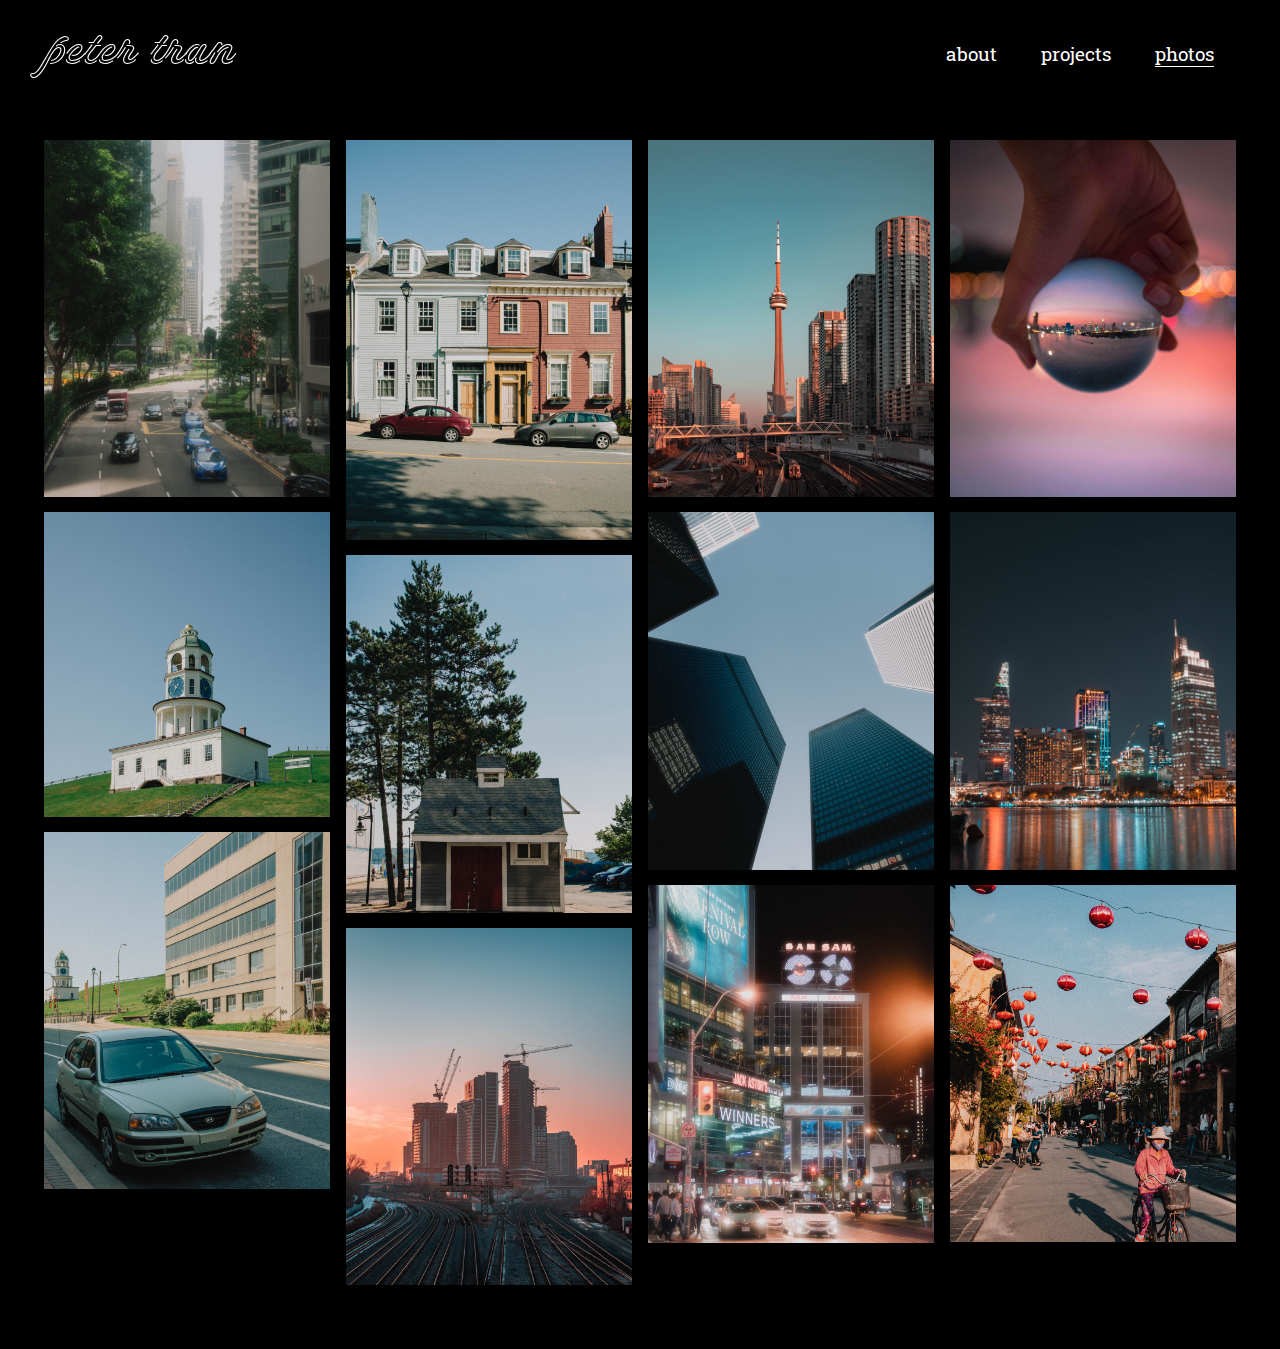
<file: photos.html>
<!DOCTYPE html>
<html lang="en">
  <head>
    <meta charset="utf-8" />
    <meta name="viewport" content="width=device-width,initial-scale=1" />

    <title>peter tran</title>

    <link rel="icon" type="image/png" href="./favicon.ico?" />
    <link rel="stylesheet" href="./main.css" />
    <link rel="stylesheet" href="./photos-style.css" />
  </head>

  <body>
    <section class="navigation">
      <a href="https://ptktran.github.io/"><div class="logo-container">
        <h2 class="logo">peter tran</h2>
      </div></a>
      <div id="links">
        <a href="index.html">about</a>
        <a href="projects.html">projects</a>
        <a href="photos.html">photos</a>
      </div>
    </section>

    <main>
      <div class="gallery-row">
        <div class="col">
            <img src="./photos/p1.jpg">
            <img src="./photos/p2.jpg">
            <img src="./photos/p3.jpg">
        </div>
        <div class="col">
            <img src="./photos/p4.jpg">
            <img src="./photos/p5.jpg">
            <img src="./photos/p6.jpg">
        </div>
        <div class="col">
            <img src="./photos/p7.jpg">
            <img src="./photos/p8.jpg">
            <img src="./photos/p9.jpg">
        </div>
        <div class="col">
            <img src="./photos/p10.jpg">            
            <img src="./photos/p11.jpg">
            <img src="./photos/p12.jpg">
        </div>
      </div>
    </main>
    
  </body>
</html>
</file>
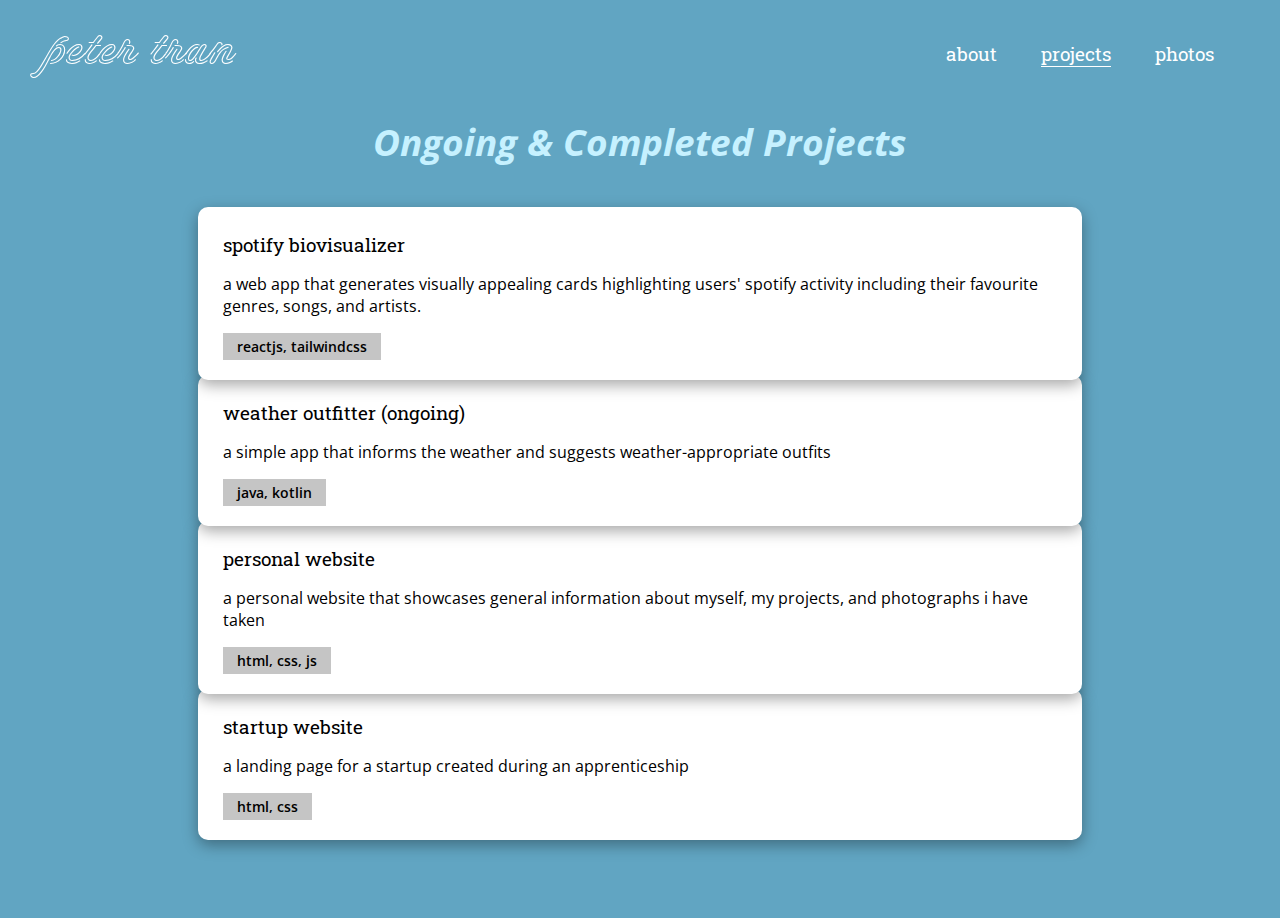
<file: projects.html>
<!DOCTYPE html>
<html lang="en">
  <head>
    <meta charset="utf-8" />
    <meta name="viewport" content="width=device-width,initial-scale=1" />

    <title>peter tran</title>

    <link rel="icon" type="image/png" href="./favicon.ico?" />
    <link rel="stylesheet" href="./main.css" />
    <link rel="stylesheet" href="./projects-style.css" />
  </head>

  <body>
    <section class="navigation">
      <a href="https://ptktran.github.io/"
        ><div class="logo-container">
          <h2 class="logo">peter tran</h2>
        </div></a
      >
      <div id="links">
        <a href="index.html">about</a>
        <a href="projects.html">projects</a>
        <a href="photos.html">photos</a>
      </div>
    </section>

    <main>
      <h2 id="title">Ongoing & Completed Projects</h2>
      <div class="project-card-container">
          <div class="project-card spotifyvisualizer">
            <a href="https://github.com/ptktran/spotify-user-visualizer" target="_blank">spotify biovisualizer</a>
            <p>
              a web app that generates visually appealing cards highlighting
              users' spotify activity including their favourite genres, songs,
              and artists.
            </p>
            <div class="language">reactjs, tailwindcss</div>
          </div>

          <div class="project-card weatheroutfitter">
            <a href="https://github.com/ptktran/weather-outfitter" target="_blank">weather outfitter (ongoing)</a>
            <p>
              a simple app that informs the weather and suggests
              weather-appropriate outfits
            </p>
            <div class="language">java, kotlin</div>
          </div>

          <div class="project-card personalweb">
            <a href="https://github.com/ptktran/ptktran.github.io" target="_blank">personal website</a>
            <p>
              a personal website that showcases general information about
              myself, my projects, and photographs i have taken
            </p>
            <div class="language">html, css, js</div>
          </div>

        <div class="project-card startupweb">
          <a>startup website</a>
          <p>a landing page for a startup created during an apprenticeship</p>
          <div class="language">html, css</div>
        </div>
      </div>
    </main>
  </body>
</html>
</file>
<file: main.css>
@import url('https://fonts.googleapis.com/css2?family=Neonderthaw&family=Open+Sans:ital,wght@0,300;0,400;0,500;0,600;0,700;1,300;1,400;1,500;1,600;1,700&family=Roboto+Slab:wght@300;400;500;700&family=Sarina&display=swap');

.logo {
    font-family: 'Neonderthaw', cursive;
    color: white;
    font-weight: lighter;
    font-size: 3.3em;
}

a {
    text-decoration: none;
    font-family: 'Roboto Slab', serif;
}

h1, p {
    font-family: 'Open Sans', sans-serif;
}

#links a, .socials a {
    transition: all 200ms ease;
    display: inline-block;
}

#links a:hover, .socials a:hover {
    opacity: 80%;
    transform: translate(0, -2px);
}

#links a:active, .socials a:active {
    transform: translate(0, 0);
}

@media only screen and (max-width: 600px) {
    .logo {
        font-size: 2.8em;
        margin: -10px 0;
        text-align: center;
    }

    .navigation {
        padding: 10px 15px 0px 15px;
        text-align: center;
    }

    #links {
        margin-top: 3%;;
    }

    #links a {
        margin: 10px;
    }
}

@media only screen and (min-width: 601px) {
    .logo {
        font-size: 3.3em;
        margin: -45px 0;
    }

    .navigation {
        display: flex;
        align-items: center;
        justify-content: space-between;
        padding: 1% 3% 0 3%;
    }

    #links a {
        margin: 20px;
        font-size: 1.2em;
    }
}
</file>
<file: photos-style.css>
body {
    background: #000;
}

a, h1, p {
    color: #fff;
}

main {
    margin: 3% 0 5% 0;
}

#links a:nth-child(3) {
    border-bottom: 0.5px solid white;
}

.gallery-row {
    display: flex;
    flex-wrap: wrap;
    justify-content: center;
    padding: 0 10px;
  }
  
  /* Create four equal cols that sits next to each other */
  .col {
    flex: 23%;
    max-width: 23%;
    padding: 0 8px;
  }
  
  .col img {
    margin-top: 15px;
    vertical-align: middle;
    width: 100%;
  }
  
  /* Responsive layout - makes a two col-layout instead of four cols */
  @media screen and (max-width: 800px) {
    .col {
      flex: 50%;
      max-width: 50%;
    }
  }
  
  /* Responsive layout - makes the two cols stack on top of each other instead of next to each other */
  @media screen and (max-width: 600px) {
    .col {
      flex: 100%;
      max-width: 100%;
    }
  }
</file>
<file: projects-style.css>
body {
    background: #61a5c2;
}

a, h1, h2 {
    color: #fff;
}

p {
    color: #000;
}

h2 {
    font-family: 'Open Sans', sans-serif;
    text-align: center;
}

#links a:nth-child(2) {
    border-bottom: 0.5px solid white;
}

.project-card {
    background-color: #fff;
    margin: 0 auto;
    height: auto;
    padding: 25px 25px 20px 25px;
    position: relative;
    border-radius: 10px;
    box-shadow: rgba(0, 0, 0, 0.35) 0px 5px 15px;
    transition: all 200ms ease;
}

.language {
    background: rgb(197, 197, 197);
    display: inline-block;
    font-family: 'Open Sans', sans-serif;
    font-weight: 600;
    padding: 4px 14px 4px 14px;
}

@media only screen and (max-width: 600px) {
    main {
        margin: 10% 5% 20% 5%;
    }

    #title {
        font-size: 1.6em;
        font-style: italic;
        color: #c6f1ff;
    }

    .project-card-container {
        margin-top: 40px;
    }

    .project-card.spotifyvisualizer {
        z-index: 5;
    }

    .project-card.weatheroutfitter {
        top: -5px;
        z-index: 4;
    }

    .project-card.personalweb {
        top: -10px;
        z-index: 3;
    }

    .project-card.startupweb {
        top: -15px; 
        z-index: 2;
    }

    .project-card:hover {
        z-index: 10;
        transform: scale(1.01);
    }

    .project-card a {
        color: black;
        font-size: 1em;
        transition: all 200ms ease;
    }

    .project-card a:hover{
        opacity: 80%;
    }

    .project-card p {
        font-size: 0.8em;
    }

    .language {
        font-size: 0.8em;
    }
}

@media only screen and (min-width: 601px) {
    main {
        margin: 2% 15% 5% 15%;
    }

    #title {
        font-size: 2.3em;
        font-style: italic;
        color: #c6f1ff;
    }

    .project-card-container {
        margin-top: 40px;
    }

    .project-card.spotifyvisualizer {
        z-index: 5;
    }
    
    .project-card.weatheroutfitter {
        z-index: 4;
        top: -5px;
    }

    .project-card.personalweb {
        top: -10px;
        z-index: 3;
    }

    .project-card.startupweb {
        top: -15px; 
        z-index: 2;
    }

    .project-card:hover {
        z-index: 10;
        transform: scale(1.01);
    }

    .project-card a {
        color: black;
        font-size: 1.2em;
        transition: all 200ms ease;
    }

    .project-card a:hover{
        opacity: 80%;
    }

    .project-card p {
        font-size: 1em;
    }

    .language {
        font-size: 0.9em;
    }
}
</file>
